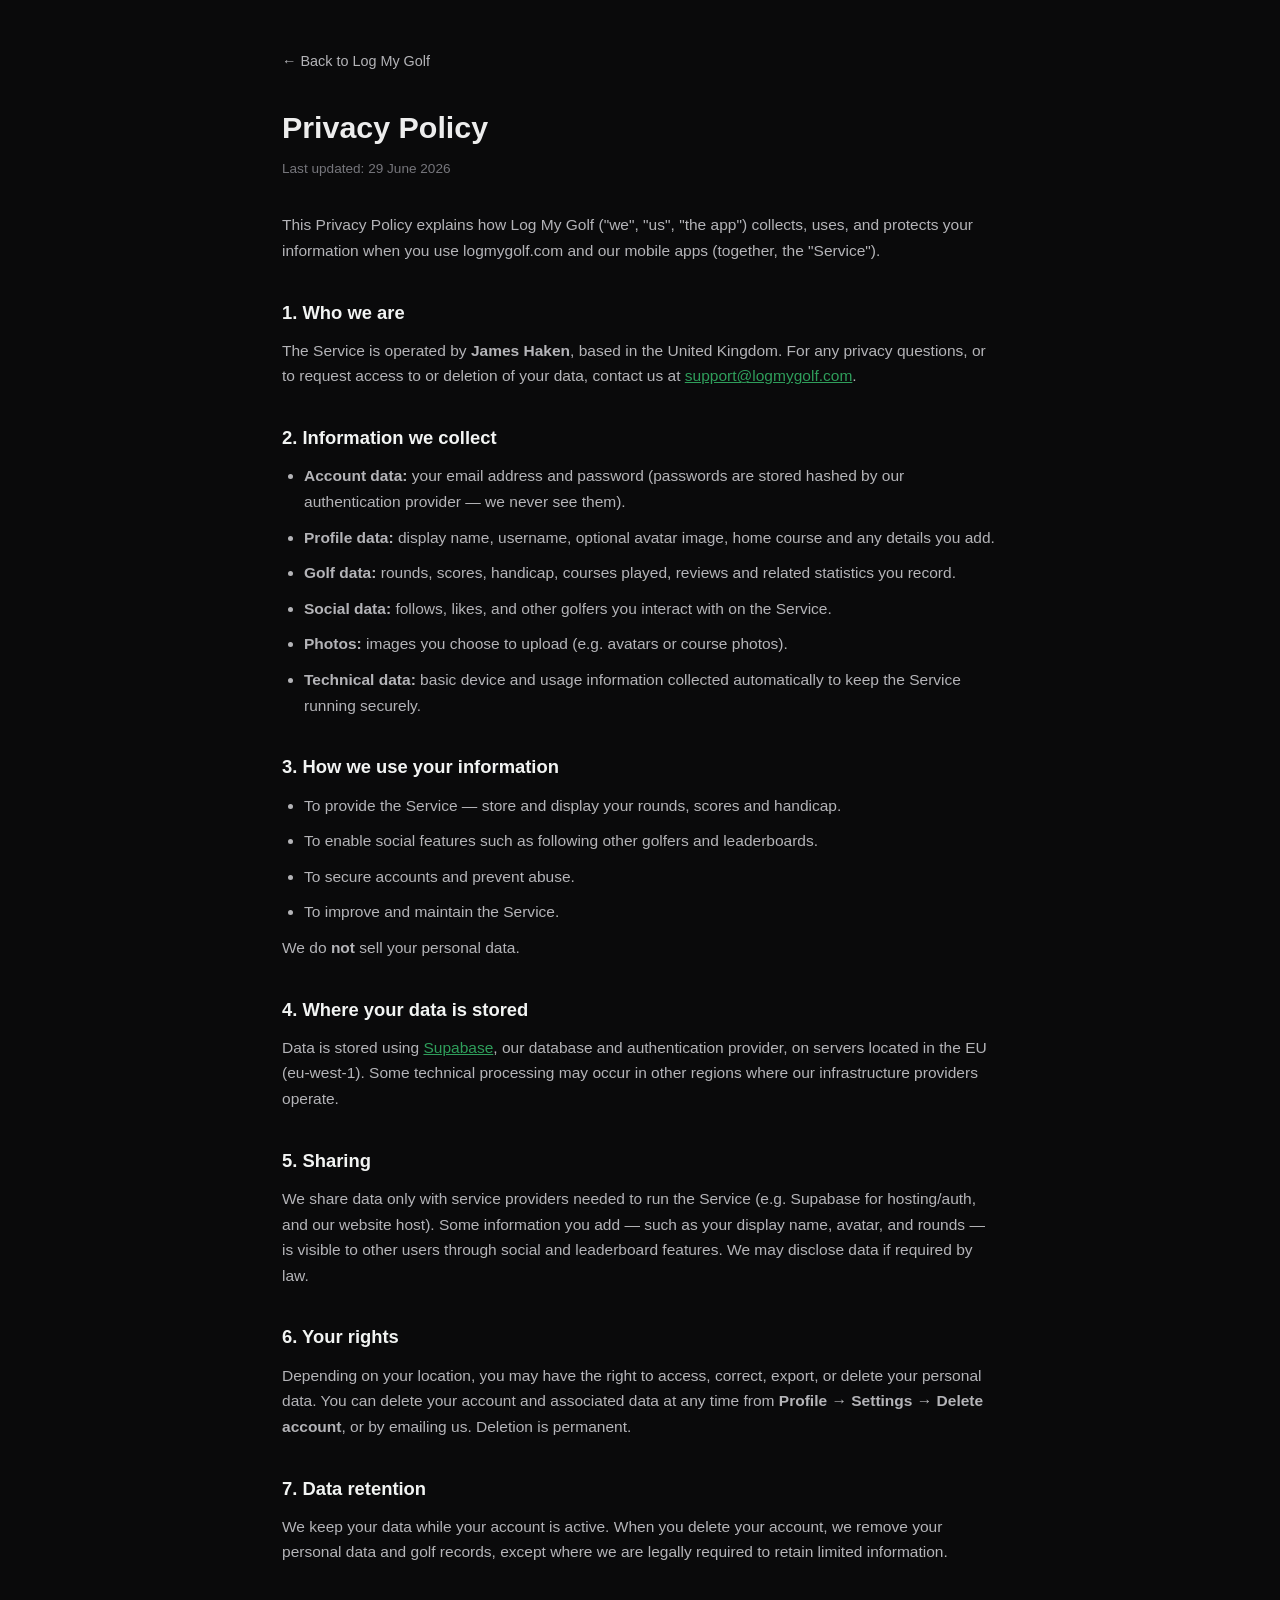
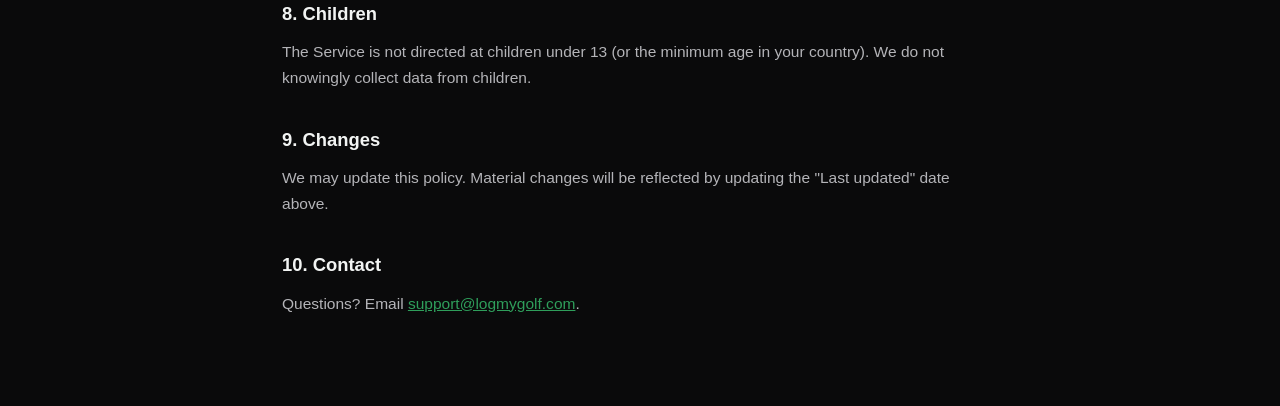
<file: privacy.html>
<!DOCTYPE html>
<html lang="en">
<head>
<meta charset="UTF-8">
<meta name="viewport" content="width=device-width, initial-scale=1.0">
<title>Privacy Policy — Log My Golf</title>
<meta name="theme-color" content="#0d0e10">
<meta name="robots" content="index,follow">
<link rel="icon" type="image/png" sizes="32x32" href="/icons/icon-32.png">
<style>
  :root{--bg:#0a0a0b;--card:#161719;--border:#2a2b2f;--text:#ededed;--mid:#b4b4b8;--muted:#76767c;--green:#2f9e5b;}
  *{margin:0;padding:0;box-sizing:border-box;}
  body{font-family:-apple-system,'Segoe UI',Roboto,Inter,sans-serif;background:var(--bg);color:var(--text);line-height:1.65;-webkit-font-smoothing:antialiased;}
  .wrap{max-width:760px;margin:0 auto;padding:48px 22px 80px;}
  a{color:var(--green);}
  .back{display:inline-block;margin-bottom:28px;font-size:.9rem;color:var(--mid);text-decoration:none;}
  h1{font-size:1.9rem;font-weight:800;margin-bottom:6px;}
  .updated{color:var(--muted);font-size:.85rem;margin-bottom:32px;}
  h2{font-size:1.15rem;font-weight:700;margin:34px 0 10px;color:#f2f4f3;}
  p,li{color:var(--mid);font-size:.97rem;margin-bottom:10px;}
  ul{padding-left:22px;}
  .note{background:var(--card);border:1px solid var(--border);border-radius:10px;padding:14px 16px;font-size:.88rem;color:var(--muted);margin:24px 0;}
</style>
</head>
<body>
<div class="wrap">
  <a class="back" href="/">← Back to Log My Golf</a>
  <h1>Privacy Policy</h1>
  <div class="updated">Last updated: 29 June 2026</div>

  <p>This Privacy Policy explains how Log My Golf ("we", "us", "the app") collects, uses, and protects your information when you use logmygolf.com and our mobile apps (together, the "Service").</p>

  <h2>1. Who we are</h2>
  <p>The Service is operated by <strong>James Haken</strong>, based in the United Kingdom. For any privacy questions, or to request access to or deletion of your data, contact us at <a href="mailto:support@logmygolf.com">support@logmygolf.com</a>.</p>

  <h2>2. Information we collect</h2>
  <ul>
    <li><strong>Account data:</strong> your email address and password (passwords are stored hashed by our authentication provider — we never see them).</li>
    <li><strong>Profile data:</strong> display name, username, optional avatar image, home course and any details you add.</li>
    <li><strong>Golf data:</strong> rounds, scores, handicap, courses played, reviews and related statistics you record.</li>
    <li><strong>Social data:</strong> follows, likes, and other golfers you interact with on the Service.</li>
    <li><strong>Photos:</strong> images you choose to upload (e.g. avatars or course photos).</li>
    <li><strong>Technical data:</strong> basic device and usage information collected automatically to keep the Service running securely.</li>
  </ul>

  <h2>3. How we use your information</h2>
  <ul>
    <li>To provide the Service — store and display your rounds, scores and handicap.</li>
    <li>To enable social features such as following other golfers and leaderboards.</li>
    <li>To secure accounts and prevent abuse.</li>
    <li>To improve and maintain the Service.</li>
  </ul>
  <p>We do <strong>not</strong> sell your personal data.</p>

  <h2>4. Where your data is stored</h2>
  <p>Data is stored using <a href="https://supabase.com/privacy" target="_blank" rel="noopener">Supabase</a>, our database and authentication provider, on servers located in the EU (eu-west-1). Some technical processing may occur in other regions where our infrastructure providers operate.</p>

  <h2>5. Sharing</h2>
  <p>We share data only with service providers needed to run the Service (e.g. Supabase for hosting/auth, and our website host). Some information you add — such as your display name, avatar, and rounds — is visible to other users through social and leaderboard features. We may disclose data if required by law.</p>

  <h2>6. Your rights</h2>
  <p>Depending on your location, you may have the right to access, correct, export, or delete your personal data. You can delete your account and associated data at any time from <strong>Profile → Settings → Delete account</strong>, or by emailing us. Deletion is permanent.</p>

  <h2>7. Data retention</h2>
  <p>We keep your data while your account is active. When you delete your account, we remove your personal data and golf records, except where we are legally required to retain limited information.</p>

  <h2>8. Children</h2>
  <p>The Service is not directed at children under 13 (or the minimum age in your country). We do not knowingly collect data from children.</p>

  <h2>9. Changes</h2>
  <p>We may update this policy. Material changes will be reflected by updating the "Last updated" date above.</p>

  <h2>10. Contact</h2>
  <p>Questions? Email <a href="mailto:support@logmygolf.com">support@logmygolf.com</a>.</p>
</div>
</body>
</html>
</file>
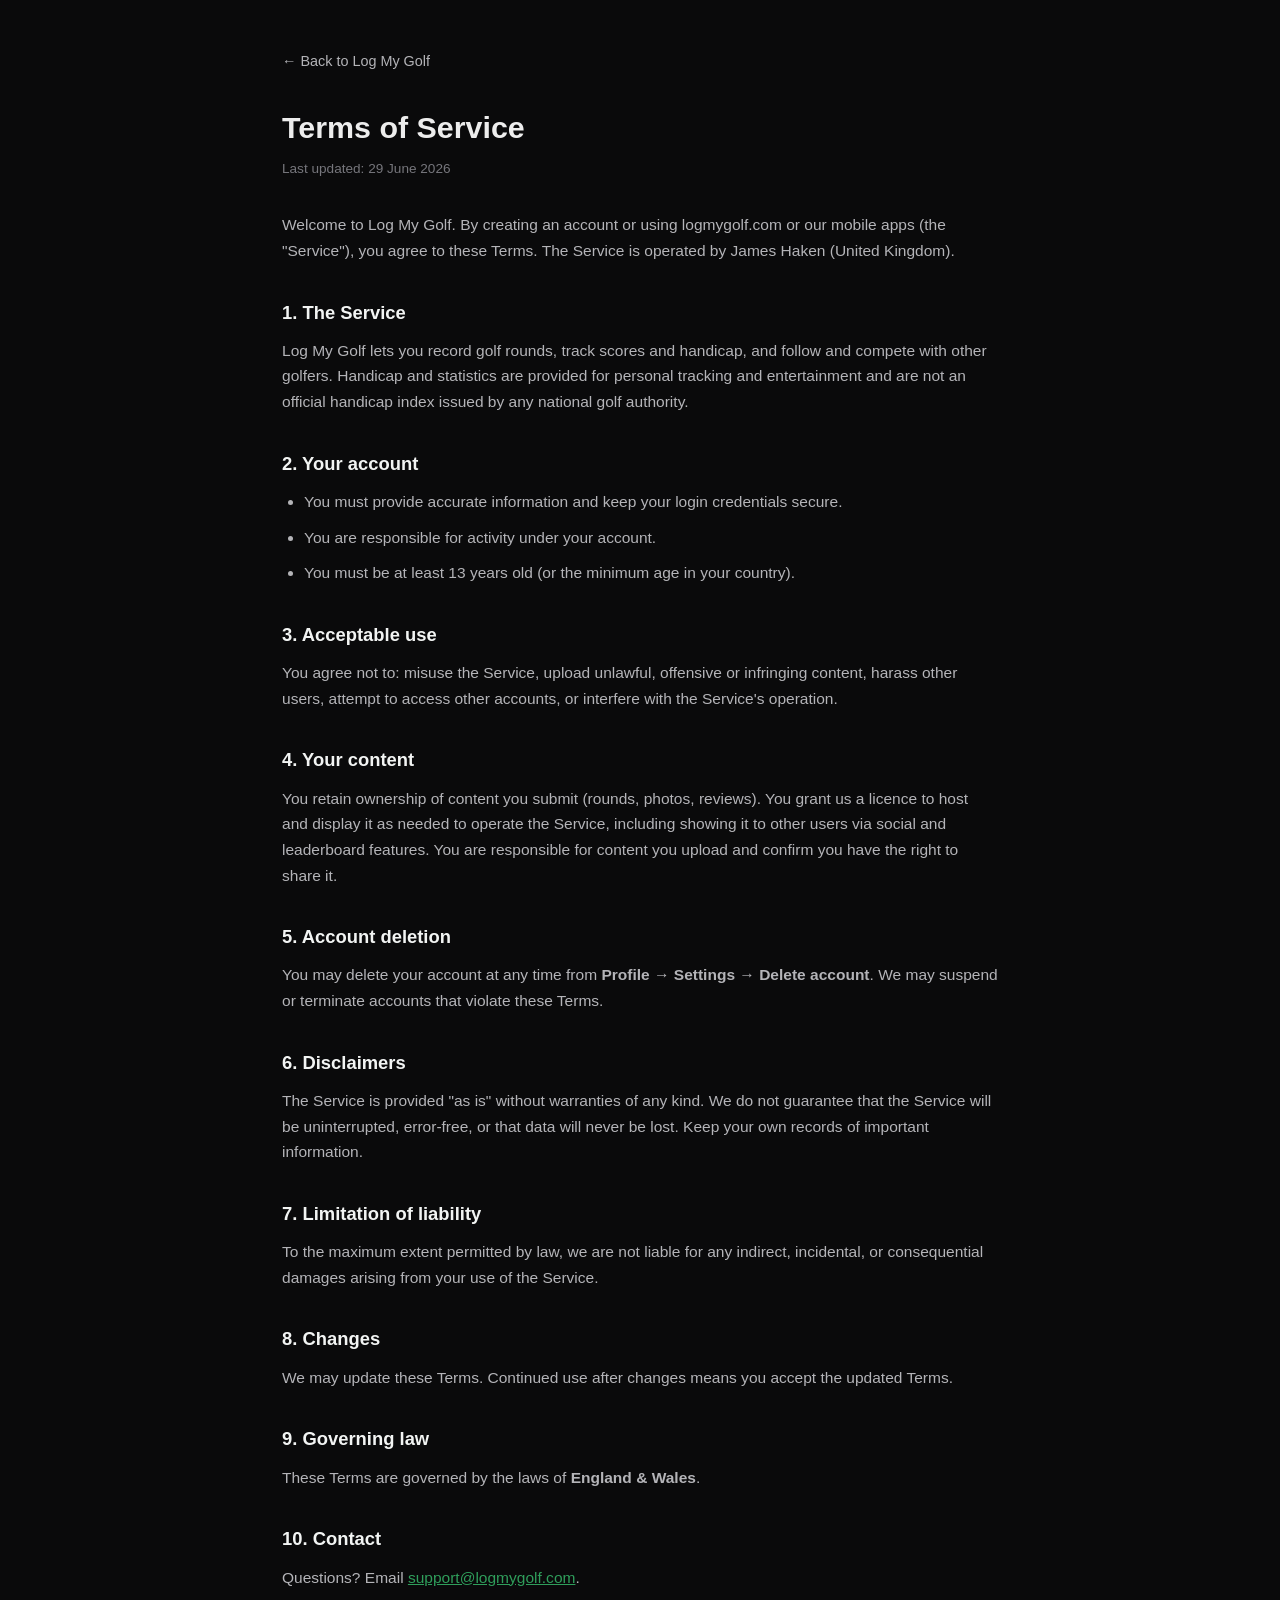
<file: terms.html>
<!DOCTYPE html>
<html lang="en">
<head>
<meta charset="UTF-8">
<meta name="viewport" content="width=device-width, initial-scale=1.0">
<title>Terms of Service — Log My Golf</title>
<meta name="theme-color" content="#0d0e10">
<meta name="robots" content="index,follow">
<link rel="icon" type="image/png" sizes="32x32" href="/icons/icon-32.png">
<style>
  :root{--bg:#0a0a0b;--card:#161719;--border:#2a2b2f;--text:#ededed;--mid:#b4b4b8;--muted:#76767c;--green:#2f9e5b;}
  *{margin:0;padding:0;box-sizing:border-box;}
  body{font-family:-apple-system,'Segoe UI',Roboto,Inter,sans-serif;background:var(--bg);color:var(--text);line-height:1.65;-webkit-font-smoothing:antialiased;}
  .wrap{max-width:760px;margin:0 auto;padding:48px 22px 80px;}
  a{color:var(--green);}
  .back{display:inline-block;margin-bottom:28px;font-size:.9rem;color:var(--mid);text-decoration:none;}
  h1{font-size:1.9rem;font-weight:800;margin-bottom:6px;}
  .updated{color:var(--muted);font-size:.85rem;margin-bottom:32px;}
  h2{font-size:1.15rem;font-weight:700;margin:34px 0 10px;color:#f2f4f3;}
  p,li{color:var(--mid);font-size:.97rem;margin-bottom:10px;}
  ul{padding-left:22px;}
  .note{background:var(--card);border:1px solid var(--border);border-radius:10px;padding:14px 16px;font-size:.88rem;color:var(--muted);margin:24px 0;}
</style>
</head>
<body>
<div class="wrap">
  <a class="back" href="/">← Back to Log My Golf</a>
  <h1>Terms of Service</h1>
  <div class="updated">Last updated: 29 June 2026</div>

  <p>Welcome to Log My Golf. By creating an account or using logmygolf.com or our mobile apps (the "Service"), you agree to these Terms. The Service is operated by James Haken (United Kingdom).</p>

  <h2>1. The Service</h2>
  <p>Log My Golf lets you record golf rounds, track scores and handicap, and follow and compete with other golfers. Handicap and statistics are provided for personal tracking and entertainment and are not an official handicap index issued by any national golf authority.</p>

  <h2>2. Your account</h2>
  <ul>
    <li>You must provide accurate information and keep your login credentials secure.</li>
    <li>You are responsible for activity under your account.</li>
    <li>You must be at least 13 years old (or the minimum age in your country).</li>
  </ul>

  <h2>3. Acceptable use</h2>
  <p>You agree not to: misuse the Service, upload unlawful, offensive or infringing content, harass other users, attempt to access other accounts, or interfere with the Service's operation.</p>

  <h2>4. Your content</h2>
  <p>You retain ownership of content you submit (rounds, photos, reviews). You grant us a licence to host and display it as needed to operate the Service, including showing it to other users via social and leaderboard features. You are responsible for content you upload and confirm you have the right to share it.</p>

  <h2>5. Account deletion</h2>
  <p>You may delete your account at any time from <strong>Profile → Settings → Delete account</strong>. We may suspend or terminate accounts that violate these Terms.</p>

  <h2>6. Disclaimers</h2>
  <p>The Service is provided "as is" without warranties of any kind. We do not guarantee that the Service will be uninterrupted, error-free, or that data will never be lost. Keep your own records of important information.</p>

  <h2>7. Limitation of liability</h2>
  <p>To the maximum extent permitted by law, we are not liable for any indirect, incidental, or consequential damages arising from your use of the Service.</p>

  <h2>8. Changes</h2>
  <p>We may update these Terms. Continued use after changes means you accept the updated Terms.</p>

  <h2>9. Governing law</h2>
  <p>These Terms are governed by the laws of <strong>England &amp; Wales</strong>.</p>

  <h2>10. Contact</h2>
  <p>Questions? Email <a href="mailto:support@logmygolf.com">support@logmygolf.com</a>.</p>
</div>
</body>
</html>
</file>
